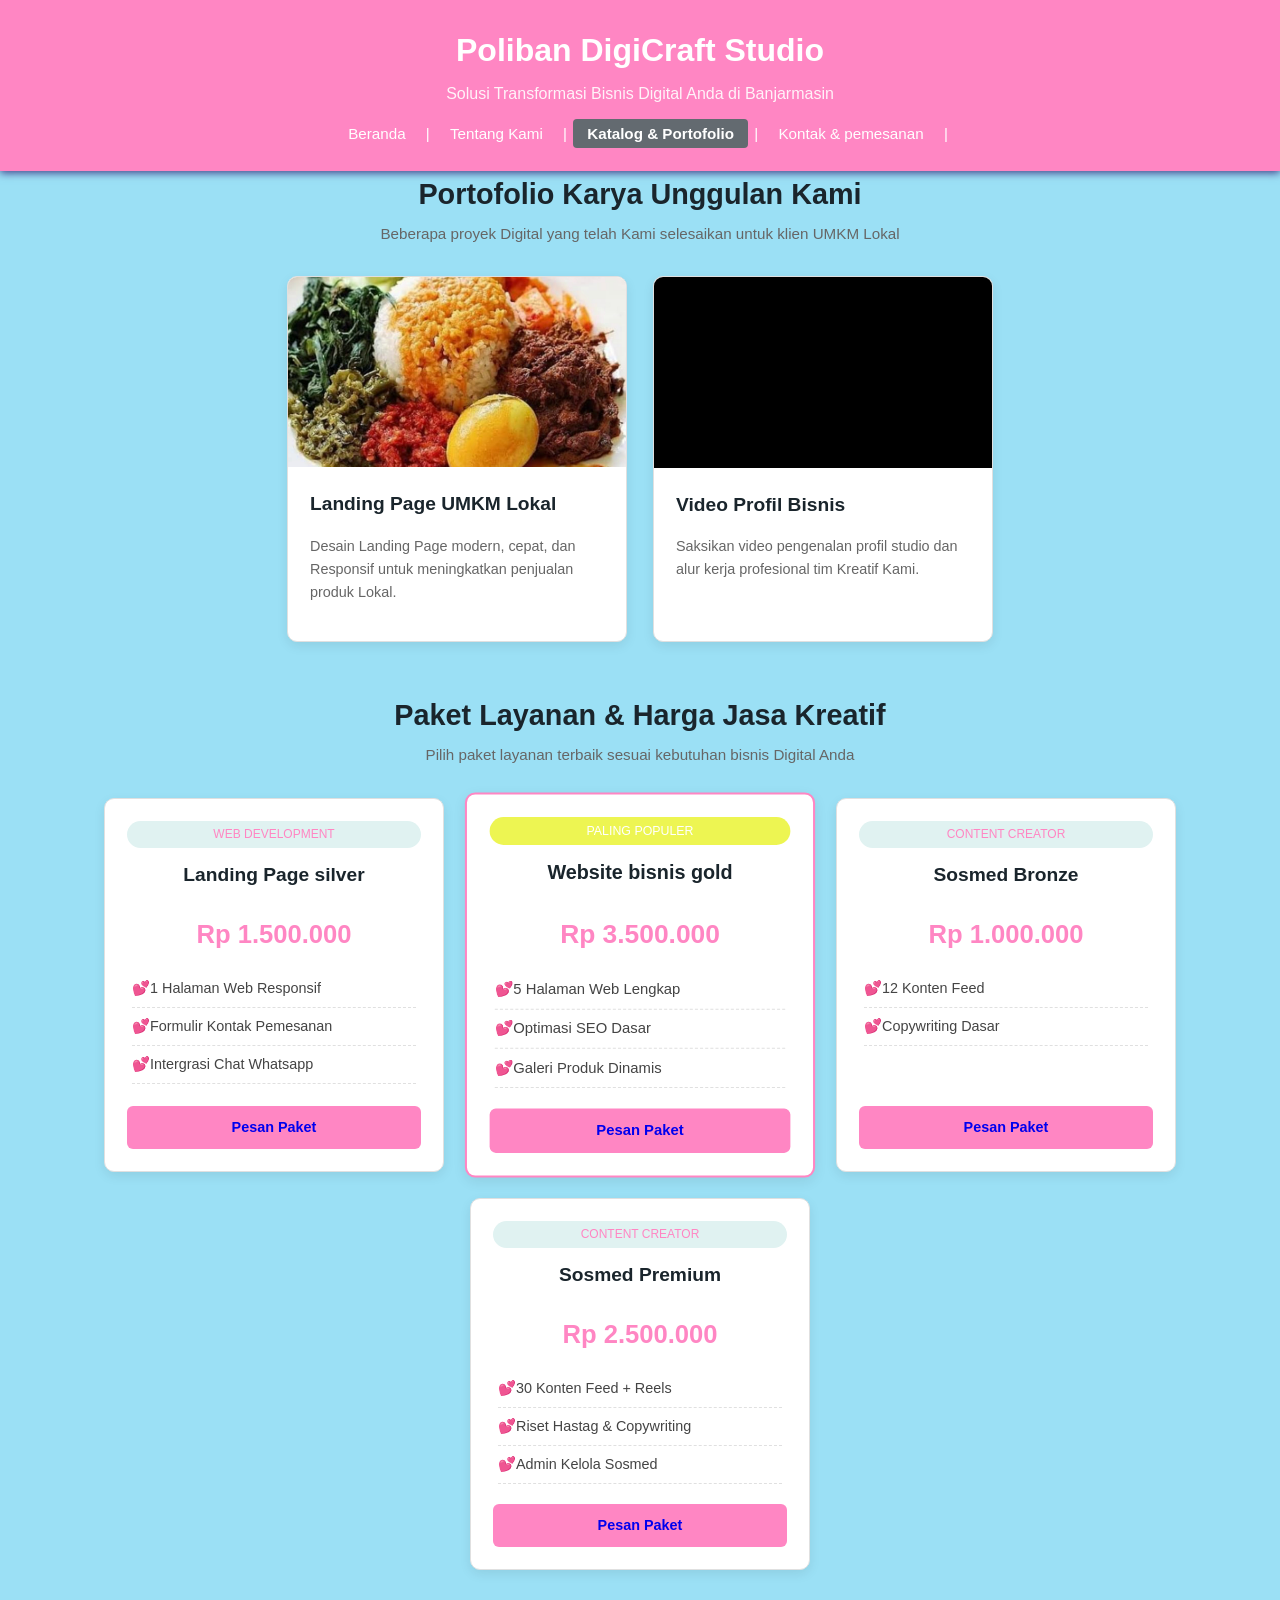
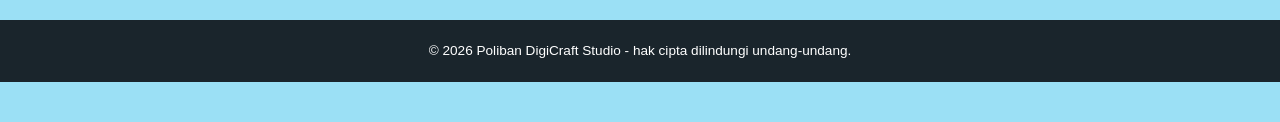
<file: index.html>
<!DOCTYPE html>
<html lang="id">

<head>
    <meta charset="UTF-8">
    <meta name="viewport" content="width=device-width, initial-scale=1. 0">
    <title>Katalog Produk & Portofolio Digicraft Studio</title>
    <!-- 1. MENGHUBUNGKAN EXTERNAL CSS GLOBAL -->
    <link rel="stylesheet" href="style.css">
</head>

<body>
    <!-- Bagian Kepala Halaman (Header & Navigasi) -->
    <header>
        <div class="container">
            <h1>Poliban DigiCraft Studio</h1>
            <p>Solusi Transformasi Bisnis Digital Anda di Banjarmasin</p>
            <nav>
                <a href="index.html">Beranda</a> |
                <a href="tentang.html">Tentang Kami</a> |
                <a href="produk.html" class="active">Katalog & Portofolio</a> |
                <a href="kontak.html">Kontak & pemesanan</a> |
            </nav>
        </div>
    </header>

    <main class="container">
        <!-- SEKSI PORTOFOLIO UTAMA (CARD LAYOUT) -->
        <section class="section">
            <h2 class="section-title">Portofolio Karya Unggulan Kami</h2>
            <p class="section-subtitle">Beberapa proyek Digital yang telah Kami selesaikan untuk klien UMKM Lokal</p>

            <div class="card-grid">
                <!-- kartu portofolio 1 -->
                <article class="card">
                    <img src="Nasi-Padang-Rendang-micita-scaled.jpg" alt="Nasi-Padang-Rendang-micita-scaled"
                        class="card-img">
                    <div class="card-body">
                        <h3 class="card-title">Landing Page UMKM Lokal</h3>
                        <p class="card-text">Desain Landing Page modern, cepat, dan Responsif untuk meningkatkan
                            penjualan produk Lokal.</p>
                    </div>
                </article>

                <!-- Kartu Portofolio 2 (Video Profile) -->
                <article class="card">
                    <div class="video-container">
                        <iframe src="https://www.youtube.com/embed/OUDB9-JkJio?si=3mbokIQ_5xruNFIa"
                            title="YouTube video player" allowfullscreen></iframe>
                    </div>
                    <div class="card-body">
                        <h3 class="card-title">Video Profil Bisnis</h3>
                        <p class="card-text">Saksikan video pengenalan profil studio dan alur kerja profesional tim
                            Kreatif Kami.</p>
                    </div>
                </article>
            </div>
        </section>

        <!-- SEKSI KATALOG PAKET LAYANAN (PRICING CARDS) -->
        <section class="section">
            <h2 class="section-title">Paket Layanan & Harga Jasa Kreatif</h2>
                <p class="section-subtitle">Pilih paket layanan terbaik sesuai kebutuhan bisnis Digital Anda</p>

                <div class="card-grid">
                    <!-- paket 1: Landing page silver -->
                    <article class="card pricing-card">
                        <div class="card-body">
                            <span class="badge">Web Development</span>
                            <h3 class="card-title">Landing Page silver</h3>
                            <p class="card-price">Rp 1.500.000 </p>
                            <ul class="card-features">
                                <li>1 Halaman Web Responsif</li>
                                <li>Formulir Kontak Pemesanan</li>
                                <li>Intergrasi Chat Whatsapp</li>
                            </ul>
                            <a href="kontak.html" class="btn-primary">Pesan Paket</a>
                        </div>
                    </article>

                    <!-- Paket 2:website Bisnis Gold -->
                    <article class="card pricing-card featured">
                        <div class="card-body">
                            <span class="badge badge-featured">Paling Populer</span>
                            <h3 class="card-title">Website bisnis gold</h3>
                            <p class="card-price">Rp 3.500.000</p>
                            <ul class="card-features">
                                <li>5 Halaman Web Lengkap</li>
                                <li>Optimasi SEO Dasar</li>
                                <li>Galeri Produk Dinamis</li>
                            </ul>
                            <a href="kontak.html" class="btn-primary">Pesan Paket</a>
                        </div>
                    </article>

                    <!-- Paket 3: Sosmed Broze -->
                    <article class="card pricing-card">
                        <div class="card-body">
                            <span class="badge">Content Creator</span>
                            <h3 class="card-title">Sosmed Bronze</h3>
                            <p class="card-price">Rp 1.000.000</p>
                            <ul class="card-features">
                                <li>12 Konten Feed</li>
                                <li>Copywriting Dasar</li>
                            </ul>
                            <a href="kontak.html" class="btn-primary">Pesan Paket</a>
                        </div>
                    </article>

                    <!-- Paket 4: Sosmed Premium -->
                    <article class="card pricing-card">
                        <div class="card-body">
                            <span class="badge">Content Creator</span>
                            <h3 class="card-title">Sosmed Premium</h3>
                            <p class="card-price">Rp 2.500.000</p>
                            <ul class="card-features">
                                <li>30 Konten Feed + Reels</li>
                                <li>Riset Hastag & Copywriting</li>
                                <li>Admin Kelola Sosmed</li>
                            </ul>
                            <a href="kontak.html" class="btn-primary">Pesan Paket</a>
                        </div>
                    </article>
                </div>
        </section>
    </main>

    <!-- FOOTER GLOBAL -->
    <footer>
        <div class="container">
            <p>&copy; 2026 Poliban DigiCraft Studio - hak cipta dilindungi undang-undang.</p>
        </div>
    </footer>
</body>

</html>
</file>
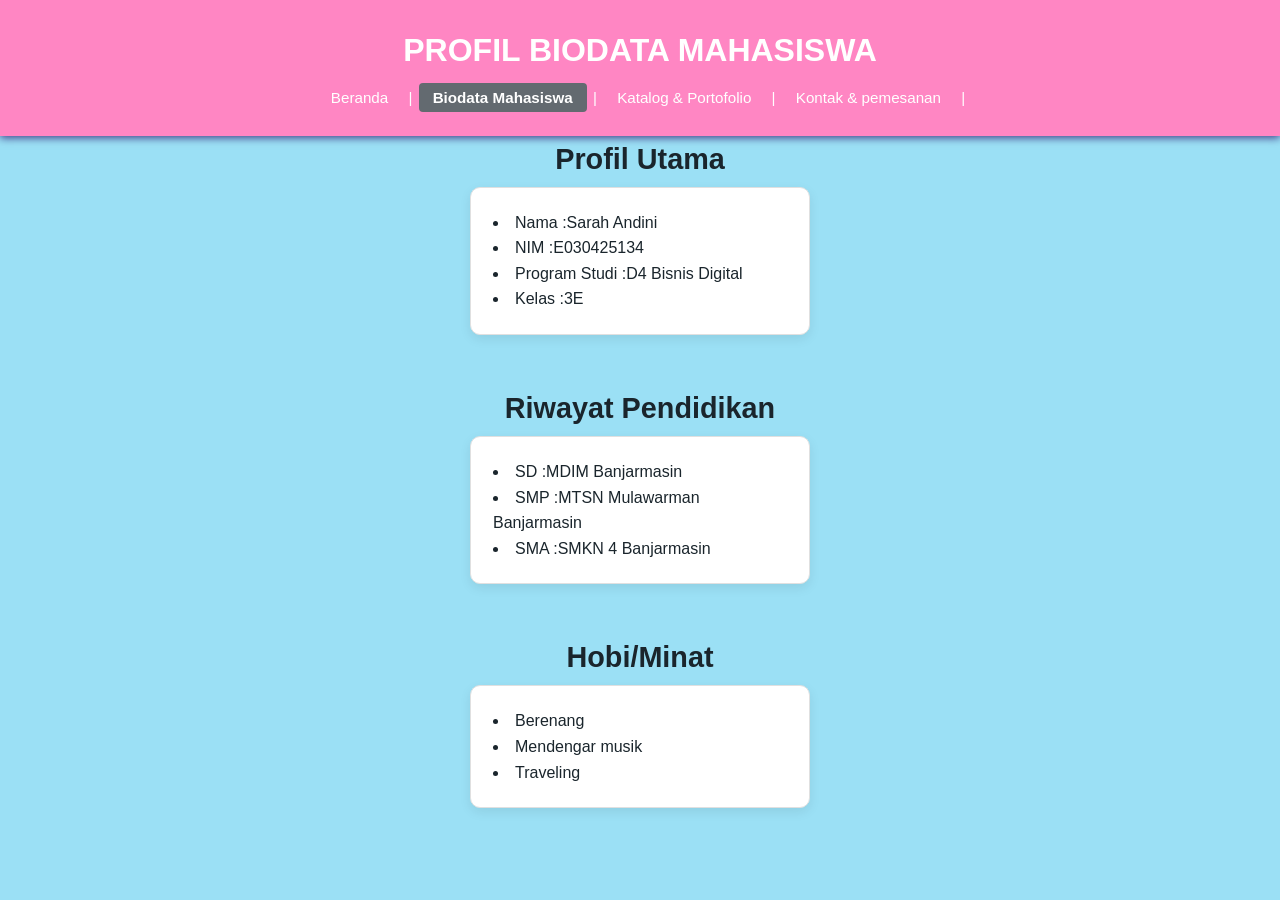
<file: biodata.html>
<!DOCTYPE html>
<html lang="en">

<head>

    <head>
        <meta charset="UTF-8">
        <meta name="viewport" content="width=device-width, initial-scale=1. 0">
        <title>Biodata</title>
        <!-- 1. MENGHUBUNGKAN EXTERNAL CSS GLOBAL -->
        <link rel="stylesheet" href="style.css">
    </head>

<body>
    <!-- Header -->
    <header>
        <div class="container">
            <h1>PROFIL BIODATA MAHASISWA</h1>
            <nav>
                <a href="index.html">Beranda</a> |
                <a href="biodata.html" class="active"> Biodata Mahasiswa</a> |
                <a href="produk.html">Katalog & Portofolio</a> |
                <a href="kontak.html">Kontak & pemesanan</a> |
            </nav>
        </div>
    </header>

    <main class="container">
        <!-- PROFIL BIODATA MAHASISWA -->
        <section class="section">
            <h2 class="section-title">Profil Utama</h2>
            <div class="card-grid">
                <article class="card">
                    <div class="card-body">
                        <li> Nama :Sarah Andini</li>
                        <li>NIM :E030425134</li>
                        <li>Program Studi :D4 Bisnis Digital</li>
                        <li>Kelas :3E</li>
                    </div>
                </article>
        </section>

        <!-- RIWAYAT PENDIDIKAN -->
        <section class="section">
            <h2 class="section-title">Riwayat Pendidikan</h2>
            <div class="card-grid">
                <article class="card">
                    <div class="card-body">
                        <li>SD :MDIM Banjarmasin</li>
                        <li> SMP :MTSN Mulawarman Banjarmasin</li>
                        <li> SMA :SMKN 4 Banjarmasin</li>
                    </div>
                </article>
            </div>
        </section>

        <!-- HOBI/MINAT -->
        <section class="section">
            <h2 class="section-title">Hobi/Minat</h2>
            <div class="card-grid">
                <article class="card">
                    <div class="card-body">
                        <div class="hobi-minat">
                            <li>Berenang</li>
                            <li>Mendengar musik</li>
                            <li>Traveling</li>
                        </div>
                </article>
            </div>
        </section>
</body>

</html>
</file>
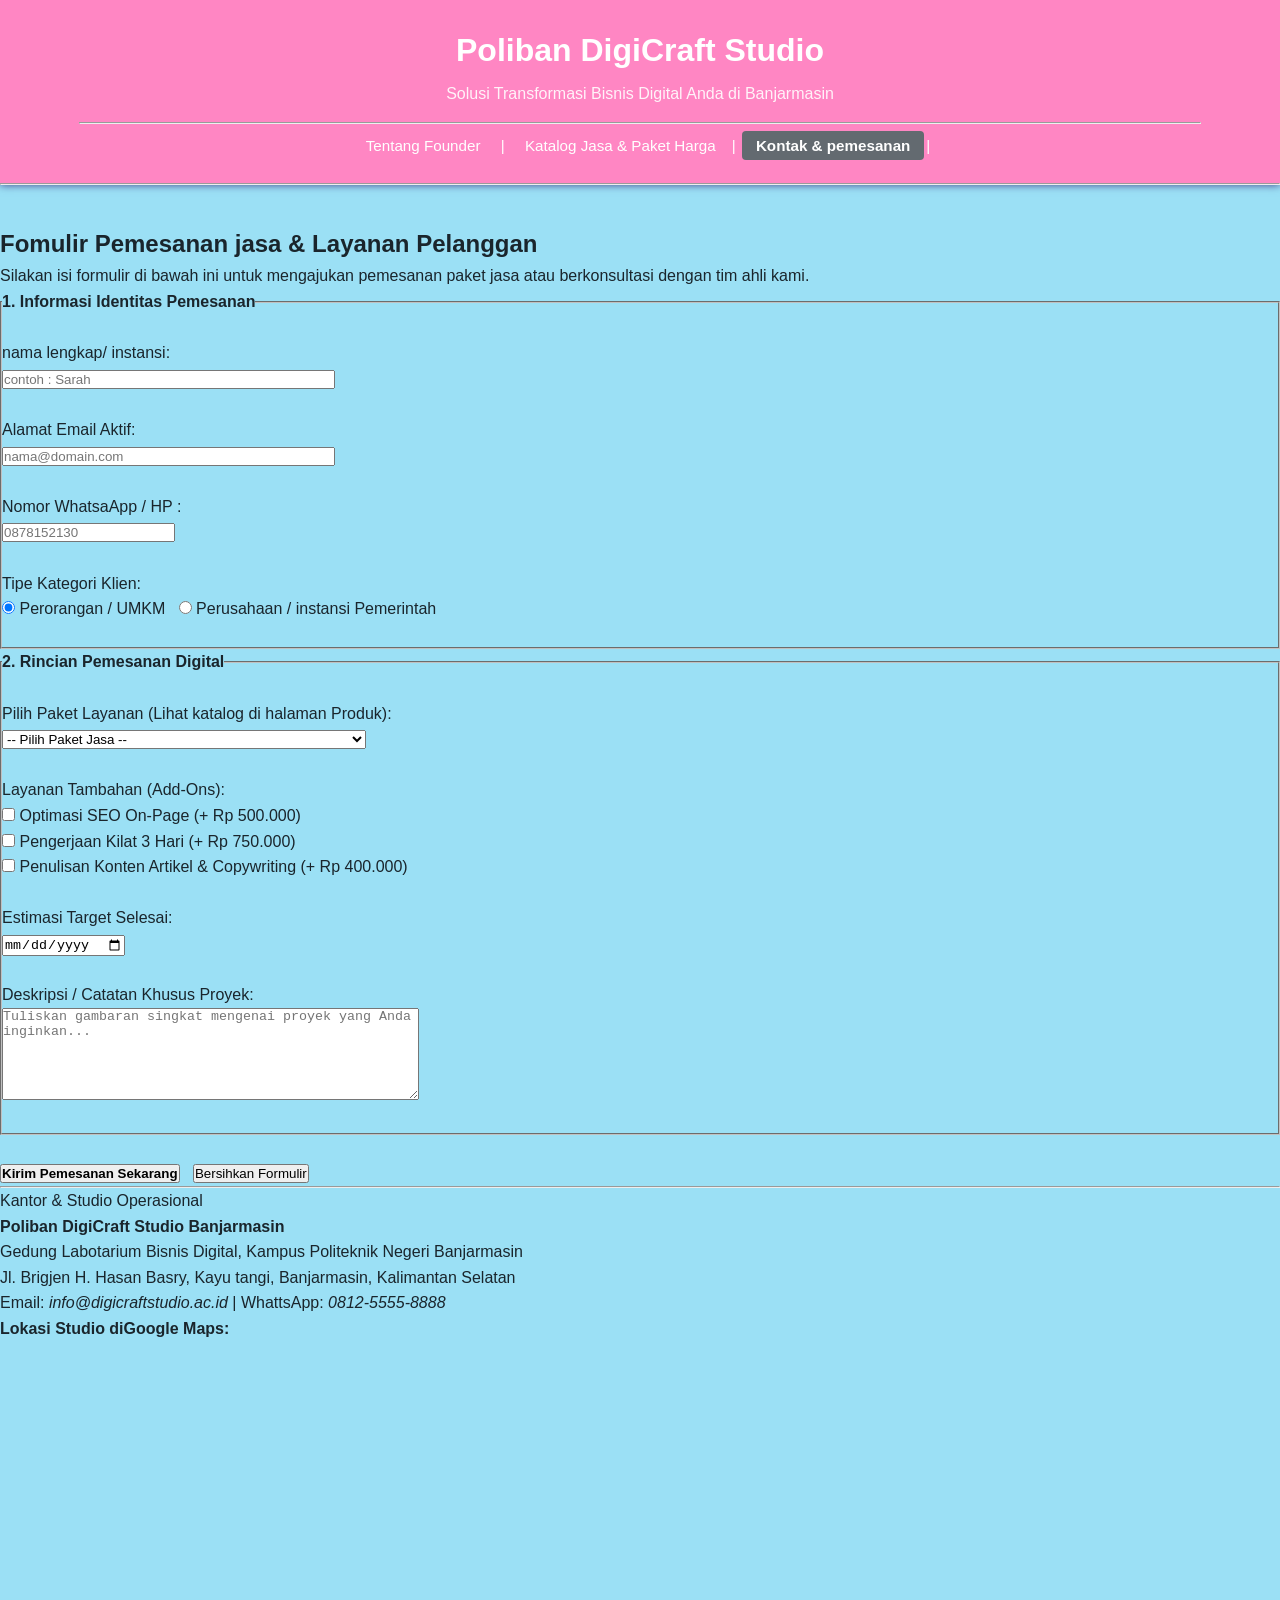
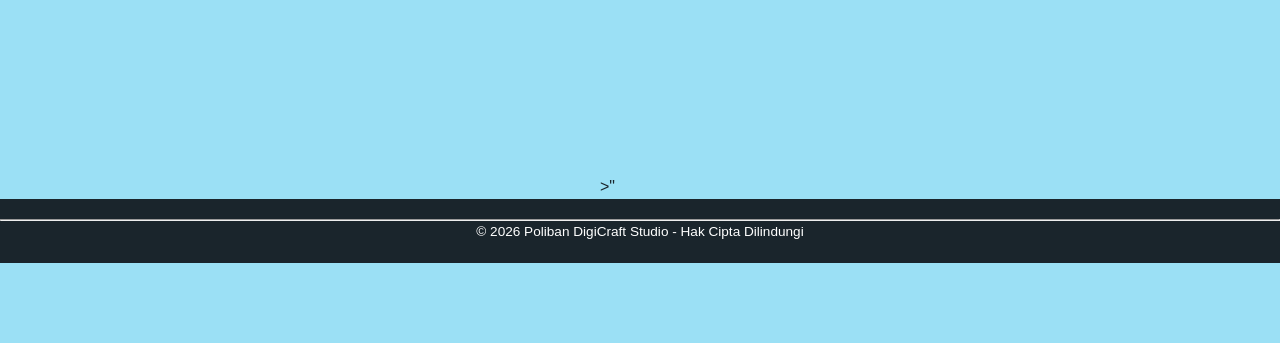
<file: kontak.html>
<!DOCTYPE html>
<html lang="id">


<head>
    <meta charset="UTF-8">
    <title>kontak & pemesanan</title>
    <link rel="stylesheet" href="style.css">

</head>

<body>
    <!-- Bagian Kepala Halaman (Header & Navigasi) -->
   <header>
        <div class="container">   
            <h1>Poliban DigiCraft Studio</h1>
            <p>Solusi Transformasi Bisnis Digital Anda di Banjarmasin</p>
            <hr>
            <nav>
                 <a href="tentang.html">Tentang Founder</a> |
                 <a href="produk.html">Katalog Jasa & Paket Harga</a >|
                 <a href="kontak.html"class="active">Kontak & pemesanan</a>|
             </nav>
        </div>
    </header>
    <hr>

    <main>
        <h2>Fomulir Pemesanan jasa & Layanan Pelanggan</h2>
        <p>Silakan isi formulir di bawah ini untuk mengajukan pemesanan paket jasa atau berkonsultasi dengan tim ahli
            kami.</p>

        <form action="#" method="POST">
            <!-- Grupo 1: Data diri pelanggan -->
            <fieldset>
                <legend><b>1. Informasi Identitas Pemesanan</b></legend>
                <br>
                <label for="nama_lengkap">nama lengkap/ instansi:</label><br>
                <input type="text" id="nama_lengkap" name="nama_lengkap" placeholder="contoh : Sarah" size="40"
                    required>
                <br><br>

                <label for="email_pemesan">Alamat Email Aktif:</label><br>
                <input type="email" id="email_pemesan" name="email_pemesan" placeholder="nama@domain.com" size="40"
                    required>
                <br><br>

                <label for="no_whatsapp">Nomor WhatsaApp / HP :</label><br>
                <input type="tel" id="no_whatsapp" name="no_whatsapp" placeholder="0878152130" required>
                <br><br>

                <label>Tipe Kategori Klien:</label><br>
                <input type="radio" id="Kategori_personal" name="tipe_klien" value="Personal" checked>
                <label for="Kategori_personal">Perorangan / UMKM</label>&nbsp;&nbsp;
                <input type="radio" id="Kategori_korporat" name="tipe_klien" value="Korporat">
                <label for="Kategori_korporat">Perusahaan / instansi Pemerintah</label>
                <br><br>
            </fieldset>
            <!-- Grup 2: Detail Pemesanan Layanan-->
            <fieldset>
                <legend><b>2. Rincian Pemesanan Digital</b></legend>
                <br>
                <label for="pilih_paket">Pilih Paket Layanan (Lihat katalog di halaman Produk):</label><br>
                <select name="pilih_paket" name="pilih_paket" required>
                    <option value="">-- Pilih Paket Jasa --</option>
                    <option value="Silver">Paket Silver Branding (Rp 1.500.000)</option>
                    <option value="Gold">Paket Gold Web Development (Rp 3.000.000)</option>
                    <option value="Platinum">Paket Platinum Full Digital Transformation (Rp 5.000.000)</option>
                    <option value="Custom">Konsultasi Custom Project</option>
                </select>
                <br><br>

                <label>Layanan Tambahan (Add-Ons):</label><br>
                <input type="checkbox" id="addon_seo" name="addons[]" value="SEO Optimization">
                <label for="addon_seo">Optimasi SEO On-Page (+ Rp 500.000)</label><br>
                <input type="checkbox" id="addon_express" name="addons[]" value="Express Delivery">
                <label for="addon_express">Pengerjaan Kilat 3 Hari (+ Rp 750.000)</label><br>
                <input type="checkbox" id="addon_content" name="addons[]" value="Content Writing">
                <label for="addon_content">Penulisan Konten Artikel & Copywriting (+ Rp 400.000)</label>
                <br><br>

                <label for="target_selesai">Estimasi Target Selesai:</label><br>
                <input type="date" id="target_selesai" name="target_selesai">
                <br><br>

                <label for="detail_pesan">Deskripsi / Catatan Khusus Proyek:</label><br>
                <textarea id="detail_pesan" name="detail_pesan" rows="6" cols="50"
                    placeholder="Tuliskan gambaran singkat mengenai proyek yang Anda inginkan..."></textarea>
                <br><br>
            </fieldset>
            <br>

            <!-- Tombol Aksi -->
            <button type="submit"><b>Kirim Pemesanan Sekarang</b></button>
            &nbsp;
            <button type="reset">Bersihkan Formulir</button>

            </fieldset>
        </form>
        <!-- Bagian Informasi Alamat & Peta Studio -->
        <section>
            <hr>
            <hr3>Kantor & Studio Operasional</hr3>
            <p><b>Poliban DigiCraft Studio Banjarmasin</b><br>
                Gedung Labotarium Bisnis Digital, Kampus Politeknik Negeri Banjarmasin <br>
                Jl. Brigjen H. Hasan Basry, Kayu tangi, Banjarmasin, Kalimantan Selatan <br>
                Email: <i>info@digicraftstudio.ac.id</i> | WhattsApp:
                <i>0812-5555-8888</i>
            </p>

            <h4>Lokasi Studio diGoogle Maps:</h4>
            <iframe
                src="https://www.google.com/maps/embed?pb=!1m18!1m12!1m3!1d3983.2197196346174!2d114.5819303!3d-3.2956939!2m3!1f0!2f0!3f0!3m2!1i1024!2i768!4f13.1!3m3!1m2!1s0x2de423a80d47ba6b%3A0x8f5abfaddfe5a2d7!2sPoliteknik%20Negeri%20Banjarmasin!5e0!3m2!1sen!2sid!4v1791270619761!5m2!1sen!2sid"
                width="600" height="450" style="border:0;" allowfullscreen="" loading="lazy"
                referrerpolicy="strict-origin-when-cross-origin"
                width="100%" height="250" frameborder="0" style="border:0," allowfullscreen=""></iframe>></iframe>"
            
        </section>
    
    <footer>
        <hr>
        <p align="center">&copy; 2026 Poliban DigiCraft Studio - Hak Cipta Dilindungi </Undang-Undang></p>
    </footer>
</file>
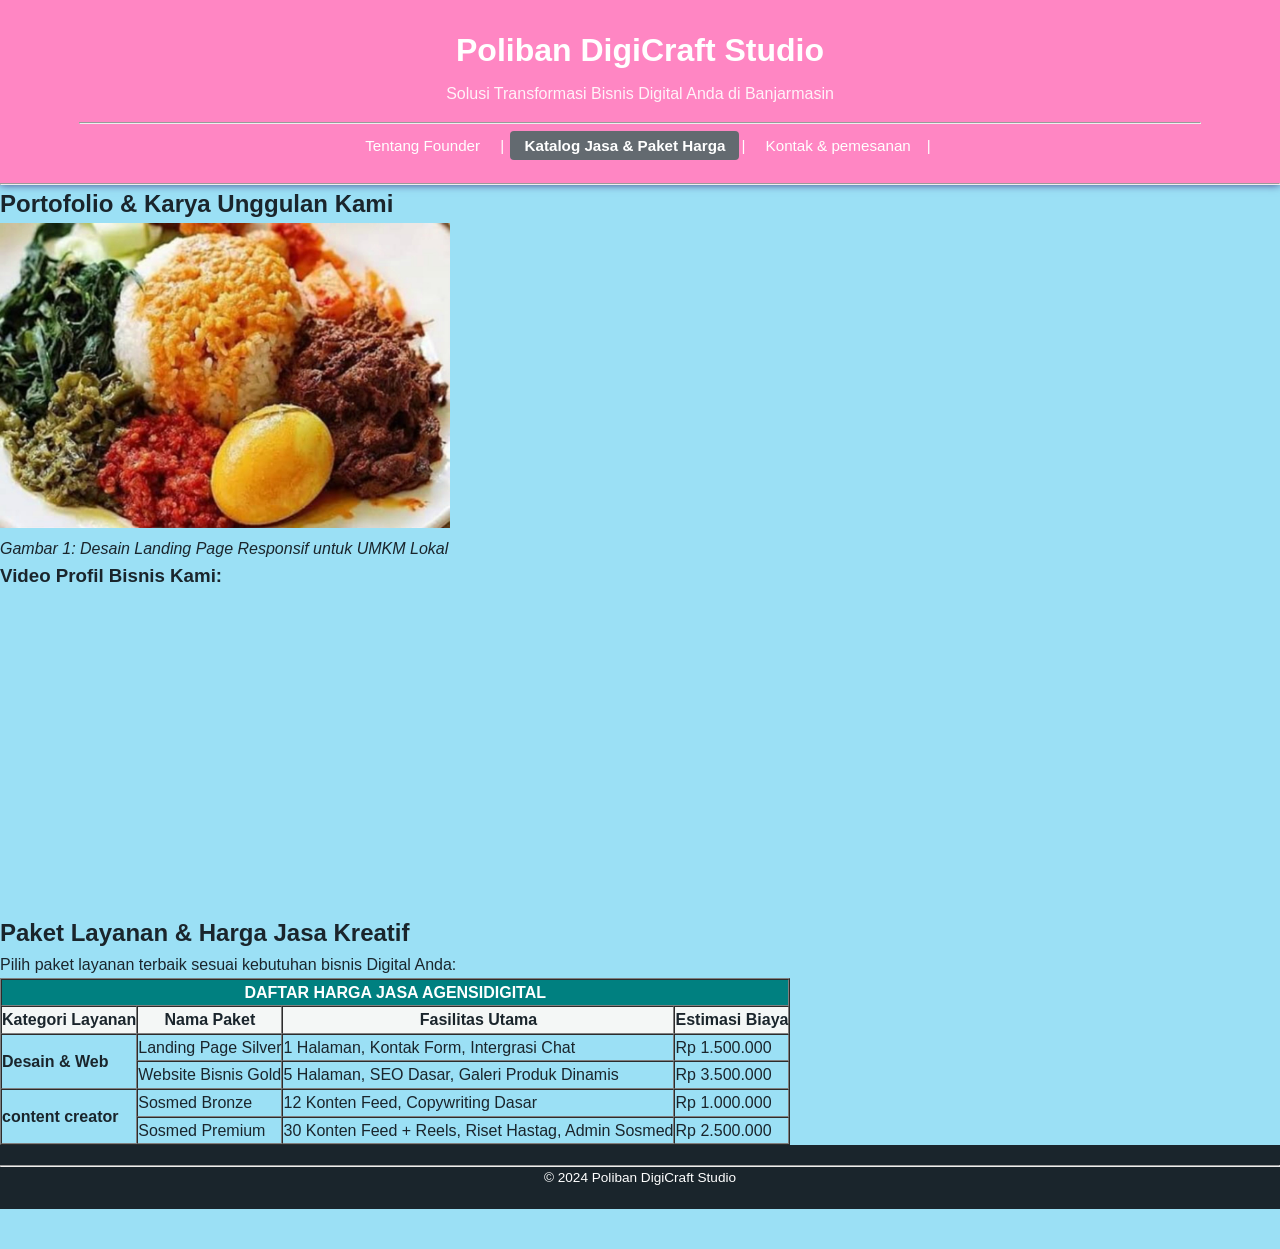
<file: produk.html>
<!DOCTYPE html>
<html lang="id">


<head>
    <meta charset="UTF-8">
    <title>Katalog Produk & Portofolio Digicraft Studio</title>
    <link rel="stylesheet" href="style.css">
</head>

<body>
    <!-- Bagian Kepala Halaman (Header & Navigasi) -->
    <header>
        <div class="container">
            <h1>Poliban DigiCraft Studio</h1>
            <p>Solusi Transformasi Bisnis Digital Anda di Banjarmasin</p>
            <hr>
            <nav>
                
                <a href="tentang.html">Tentang Founder</a> |
                <a href="produk.html" class="active">Katalog Jasa & Paket Harga</a>|
                <a href="kontak.html">Kontak & pemesanan</a>|
            </nav>
        </div>
    </header>
    <hr>

    <section>
        <h2>Portofolio & Karya Unggulan Kami</h2>

        <!-- Menampilkan Gambar Mockup (Gunakan gambar yang ada di folder komputer Anda) -->

        <p>
            <img src="Nasi-Padang-Rendang-micita-scaled.jpg" alt="Home / Indonesian Home-Cooked Meals / Nasi Rendang Padang (Steamed Rice with Beef Rendang & Vegetables)
    " width="450">
            <br>
            <em>Gambar 1: Desain Landing Page Responsif untuk UMKM
                Lokal</em>
        </p>
        <h3>Video Profil Bisnis Kami:</h3>
        <iframe width="560" height="315" src="https://www.youtube.com/embed/OUDB9-JkJio?si=3mbokIQ_5xruNFIa"
            title="YouTube video player" frameborder="0"
            allow="accelerometer; autoplay; clipboard-write; encrypted-media; gyroscope; picture-in-picture; web-share"
            referrerpolicy="strict-origin-when-cross-origin" allowfullscreen></iframe>
        </p>
    </section>
    <h2>Paket Layanan & Harga Jasa Kreatif</h2>
    <p>Pilih paket layanan terbaik sesuai kebutuhan bisnis Digital
        Anda:</p>

    <table border="1" cellpadding="8" cellspacing="0">
        <thead>
            <tr bgcolor="#008080">
                <!-- Judul Tabel Menggunakan Colspan agar Memanjang di 4 kolom -->
                <th colspan="4">
                    <font color="white">DAFTAR HARGA JASA
                        AGENSIDIGITAL</font>
                </th>
            </tr>
            <tr bgcolor="F4F7F6">
                <th>Kategori Layanan</th>
                <th>Nama Paket</th>
                <th>Fasilitas Utama</th>
                <th>Estimasi Biaya</th>
            </tr>
        </thead>
        <tbody>
            <tr>
                <!-- Kategori Web Menggabungkan 2 Baris Vertikal 
 Menggunakan Rowspan -->
                <td rowspan="2"><b>Desain & Web</b></td>
                <td>Landing Page Silver</td>
                <td>1 Halaman, Kontak Form, Intergrasi Chat</td>
                <td>Rp 1.500.000</td>
            </tr>
            <tr>
                <td>Website Bisnis Gold</td>
                <td>5 Halaman, SEO Dasar, Galeri Produk Dinamis</td>
                <td>Rp 3.500.000</td>
            </tr>
            <tr>
                <!-- Kategori Web Menggabungkan 2 Baris Vertikal 
                     Menggunakan Rowspan -->
                <td rowspan="2"><b>content creator</b></td>
                <td>Sosmed Bronze</td>
                <td>12 Konten Feed, Copywriting Dasar</td>
                <td>Rp 1.000.000</td>
            </tr>
            <tr>
                <td>Sosmed Premium</td>
                <td>30 Konten Feed + Reels, Riset Hastag, Admin
                    Sosmed</td>
                <td>Rp 2.500.000</td>
            </tr>
        </tbody>
    </table>
    <section></section>
    <footer>
        <hr>
        <p align="center">&copy; 2024 Poliban DigiCraft Studio</p>
    </footer>
</body>

</html>
</file>
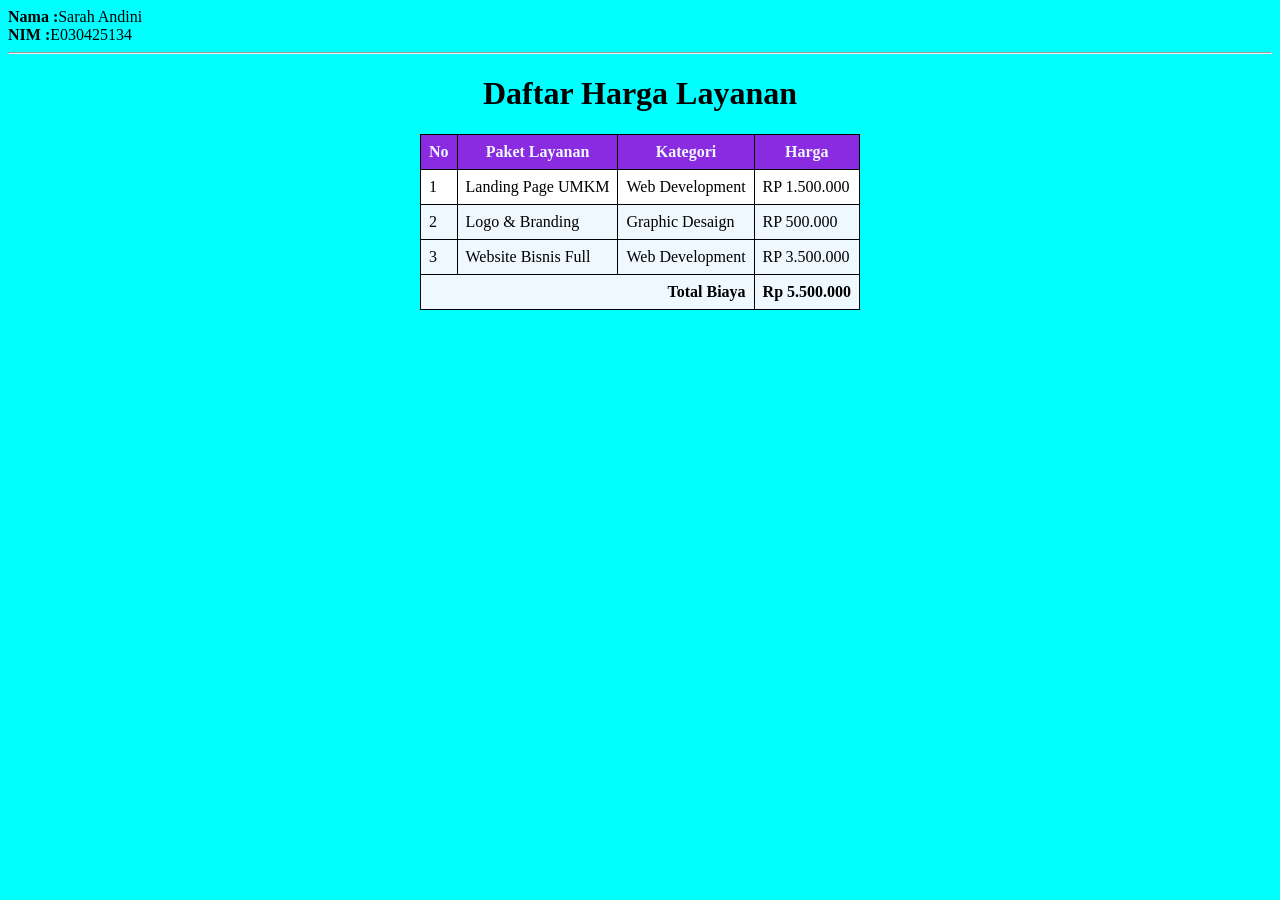
<file: kuis/kuis-css.html>
<!DOCTYPE html>
<html lang="en">

<head>
    <meta charset="UTF-8">
    <meta name="viewport" content="width=device-width, initial-scale=1.0">
    <title>Kuis</title>
    <style>
        body {
            background-color: aqua;
        }

        h2 {
            text-align: center;
            color: blueviolet;
        }

        table {
            margin: auto auto;
            border: 1px solid;
            border-collapse: collapse;
            background-color: aliceblue;
        }

        td,
        th {
            border: 1px solid;
            padding: 8px;

        }
        th {
            background-color: blueviolet;
            color: aliceblue;
            border-color: black
        }

        .total {
            text-align: right;
            font-weight: bold;
        }
    </style>
</head>

<body>
    <span><strong>Nama :</strong></span>Sarah Andini<br>
    <span><strong> NIM :</strong></span>E030425134<br>
    <hr>
    <center>
        <h1> Daftar Harga Layanan</h1>
    </center>

    <table>
        <tr bgcolor="Pink">
            <th>No</th>
            <th>Paket Layanan</th>
            <th>Kategori</th>
            <th>Harga</th>
        </tr>

        <tr bgcolor="white">
            <td>1</td>
            <td>Landing Page UMKM</td>
            <td>Web Development</td>
            <td>RP 1.500.000</td>
        </tr>

        <tr>
            <td>2</td>
            <td>Logo & Branding</td>
            <td>Graphic Desaign</td>
            <td>RP 500.000</td>
        </tr>

        <tr>
            <td>3</td>
            <td>Website Bisnis Full</td>
            <td>Web Development</td>
            <td>RP 3.500.000</td>
        </tr>

        <tr>
            <td colspan="3" class="Total" align="right"><b>Total Biaya</b></td>
            <td><b>Rp 5.500.000</b></td>
        </tr>
</body>

</html>
</file>
<file: style.css>
/* 1. CSS VARIABEL */
:root {
    --primary-color: #ff86c3;
    --primary-dark: #9bddfa;
    --secondary-color: #1A252C;
    --accent-color: #edf552;
    --bg-light: #9be0f5;
    --white: #FFFFFF;
    --text-muted: #666666;
    --border-color: #e0e0e0;
    --shadow-soft: 0 4px 12px rgba(0, 0, 0, 0.08);
    --shadow-hover:0 8px 24px rgba(0, 0, 0, 0.15);
    --transition-fast: all 0.3s ease;
}

/* 2. CSS RESET */
*{
    margin: 0;
    padding: 0;
    box-sizing: border-box;
}

body {
    font-family: 'Segoe UI', Tahoma, Geneva, Verdana, sans-serif;
    line-height: 1.6;
    color: var(--secondary-color);
    background-color: var(--bg-light);
}

/* 3. LAYOUT CONTAINER */
.container{
    width: 90%;
    max-width: 110%;
    margin: 0 auto;
    padding: 0 15px;
}

/*4. HEADER ^ NAVIGASI */
header{ 
    background-color:var(--primary-color);
    color: var(--white);
    padding: 25px 0;
    text-align: center;
    box-shadow: 0 2px 8px rgb(64, 64, 137);
}
header h1 {
    font-size: 2rem;
    margin-bottom: 5px;
}

header p {
    font: size 0.95rem; 
    opacity:0.9;
    margin-bottom:15px; 
}


nav{
    margin-top:10px;
    font-size:0.95rem;

}

nav a {
    color: var(--white);
    text-decoration: none;
    padding: 6px 14px;
    margin: 0 2px;
    border-radius: 4px;
    transition: var(--transition-fast);
}
nav a:hover, nav a.active {
    background-color: rgb(99, 106, 112);
    font-weight: bold;
}

/* 5. Main content */
main {
    padding: 40px 0;
}

.section {
    margin-bottom: 50px;
}

.section-title {
    text-align: center;
    font-size: 1.8rem;
    color: var(--secondary-color);
    margin-bottom: 5px;
}

.section-subtitle {
    text-align: center;
    color: var(--text-muted);
    font-size: 0.95rem;
    margin-bottom: 30px;
}

/* 7. CARD GRID */
.card-grid {
    display: flex;
    flex-wrap:wrap;
    gap: 26px;
    justify-content: center;
}

/* 8. CARD */
.card {
    background-color: var(--white);
    border-radius: 10px;
    box-shadow: var(--shadow-soft);
    overflow: hidden;
    flex: 1 1 300px;
    max-width: 340px;
    display: flex;
    flex-direction: column;
    transform: var(--transition-fast);
    border: 1px solid var(--border-color);
}

.card:hover{
    transform: translateY(-8px);
    box-shadow: var(--shadow-hover);

}

.card-img {
    width: 100%;
    height: 190px;
    object-fit: cover;

}

.card-body {
    padding: 22px;
    display: flex;
    flex-direction: column;
    flex-grow: 1;

}

.card-title {
    font-size:  1.2rem;
    color: var(--secondary-color);
    margin-bottom: 15px;

}

.card-text {
    font-size: 0.9rem;
    color: var(--text-muted);
    margin-bottom: 15px;
}

.video-container {
    position: relative;
    padding-bottom: 56.25%;
    height: 0;
    overflow: hidden;
    background-color: #000;
}

.video-container iframe {
    position: absolute;
    top: 0;
    left: 0;
    width: 100%;
    height: 100%;
    border: 0;
}

.pricing-card {
    text-align: center;
    position: relative;
}

.badge {
    display: inline-block;
    padding: 4px 12px;
    font-size: 0.75rem;
    text-transform: uppercase;
    background-color: #E0F2F1;
    color: var(--primary-color);
    border-radius: 20px;
    margin-bottom: 12px;
}

.card-price {
    font-size: 1.6rem;
    font-weight: bold;
    color: var(--primary-color);
    margin: 8px 0 15px 0;
}

.card-features {
    list-style: none;
    margin-bottom: 20px;
    text-align: left;
    padding: 0 5px;
}

.card-features li {
    font-size: 0.9rem;
    padding: 7px 0;
    border-bottom: 1px dashed var(--border-color);
    color: #444;
}

.card-features li::before {
    content: "💕";
    color: var(--primary-color);
    font-weight: bold;
}

.btn-primary {
    display: inline-block;
    background-color: var(--primary-color);
    columns: var(--white);
    padding: 10px 20px;
    text-decoration: none;
    border-radius: 6px;
    font-weight: bold;
    font-size: 0.9rem;
    text-align: center;
    margin-top: auto;
    transition: var(--transition-fast);
}

.btn-primary:hover {
   background-color: var(--primary-dark);
}

.pricing-card.featured {
    border: 2px solid var(--primary-color);
    transform: scale(1.03);
}

.pricing-card.featured:hover{
    transform: scale(1.1) translateY(-8px);
}

.badge-featured {
    background-color: var(--accent-color);
    color: var(--white);
}

footer {
    background-color: var(--secondary-color);
    color: var(--white);
    text-align: center;
    padding: 20px 0;
    margin-bottom: 40px;
    font-size: 0.85rem;
}
</file>
